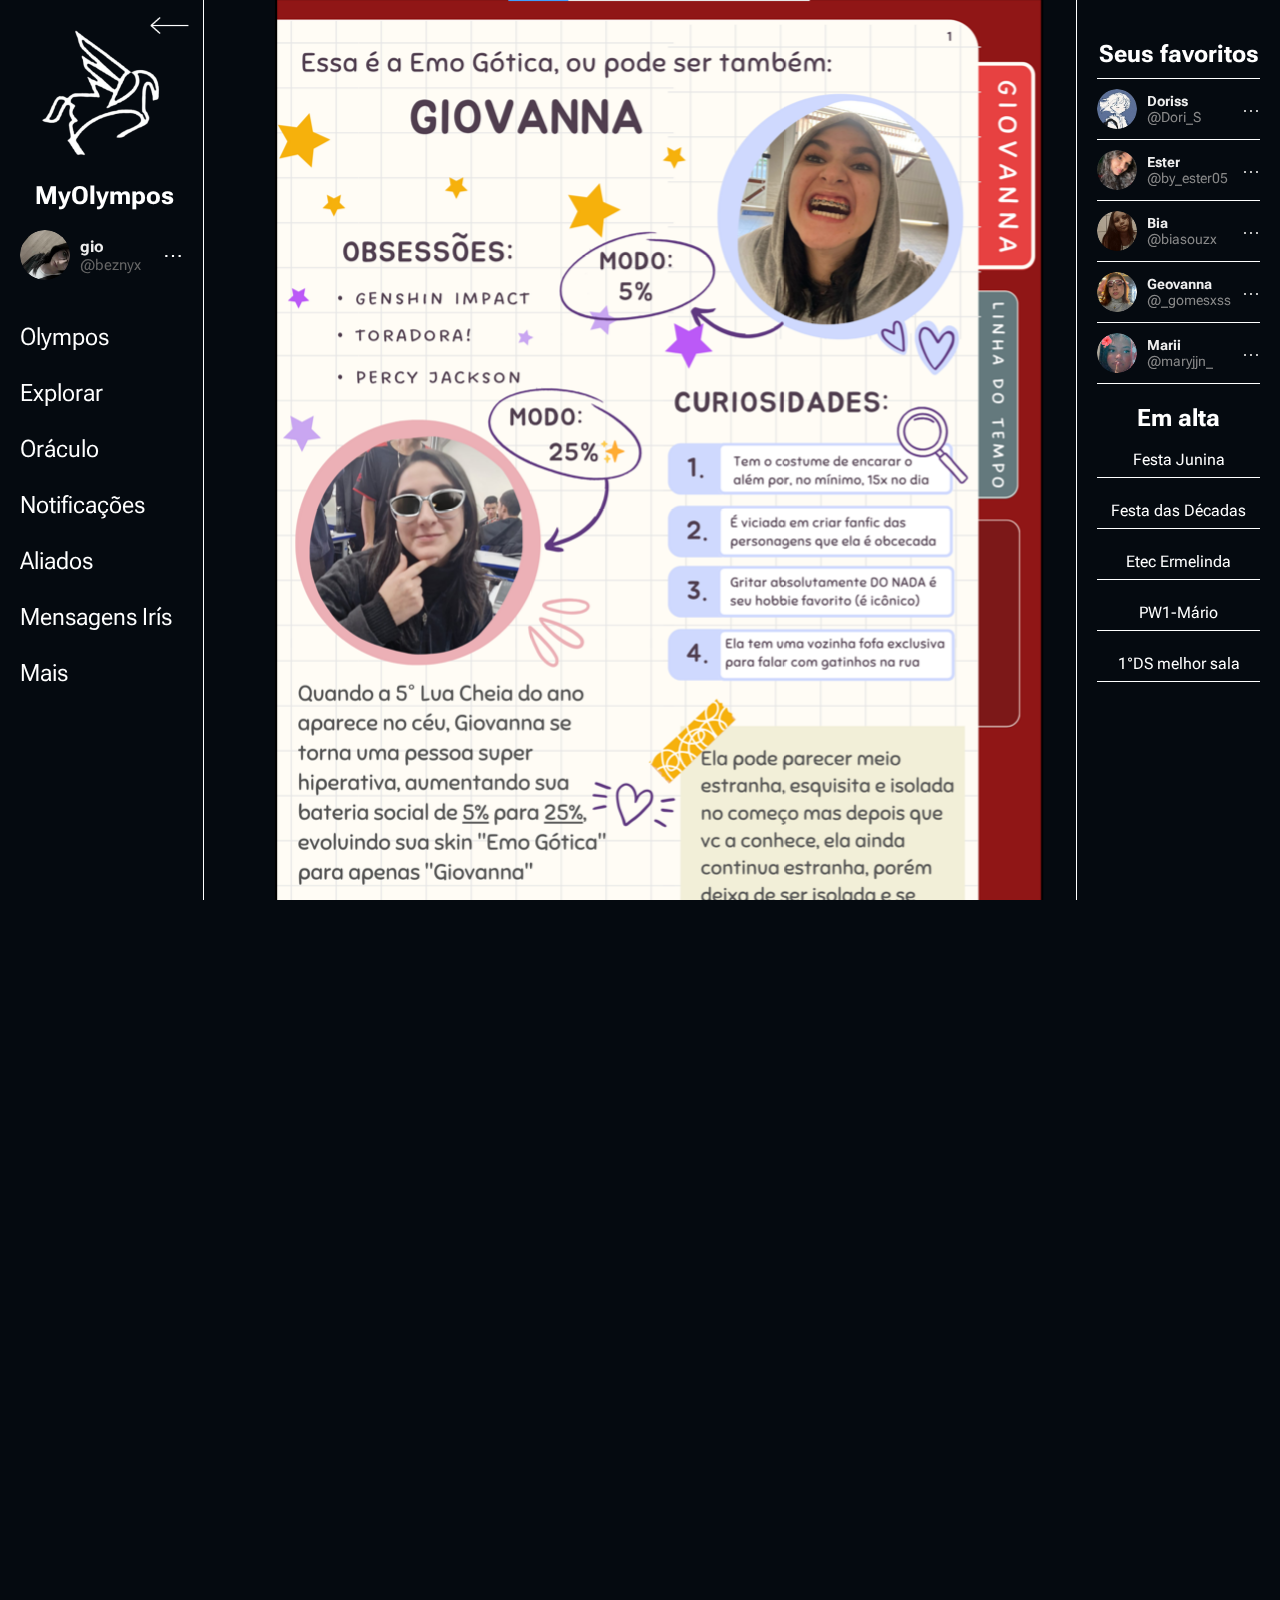
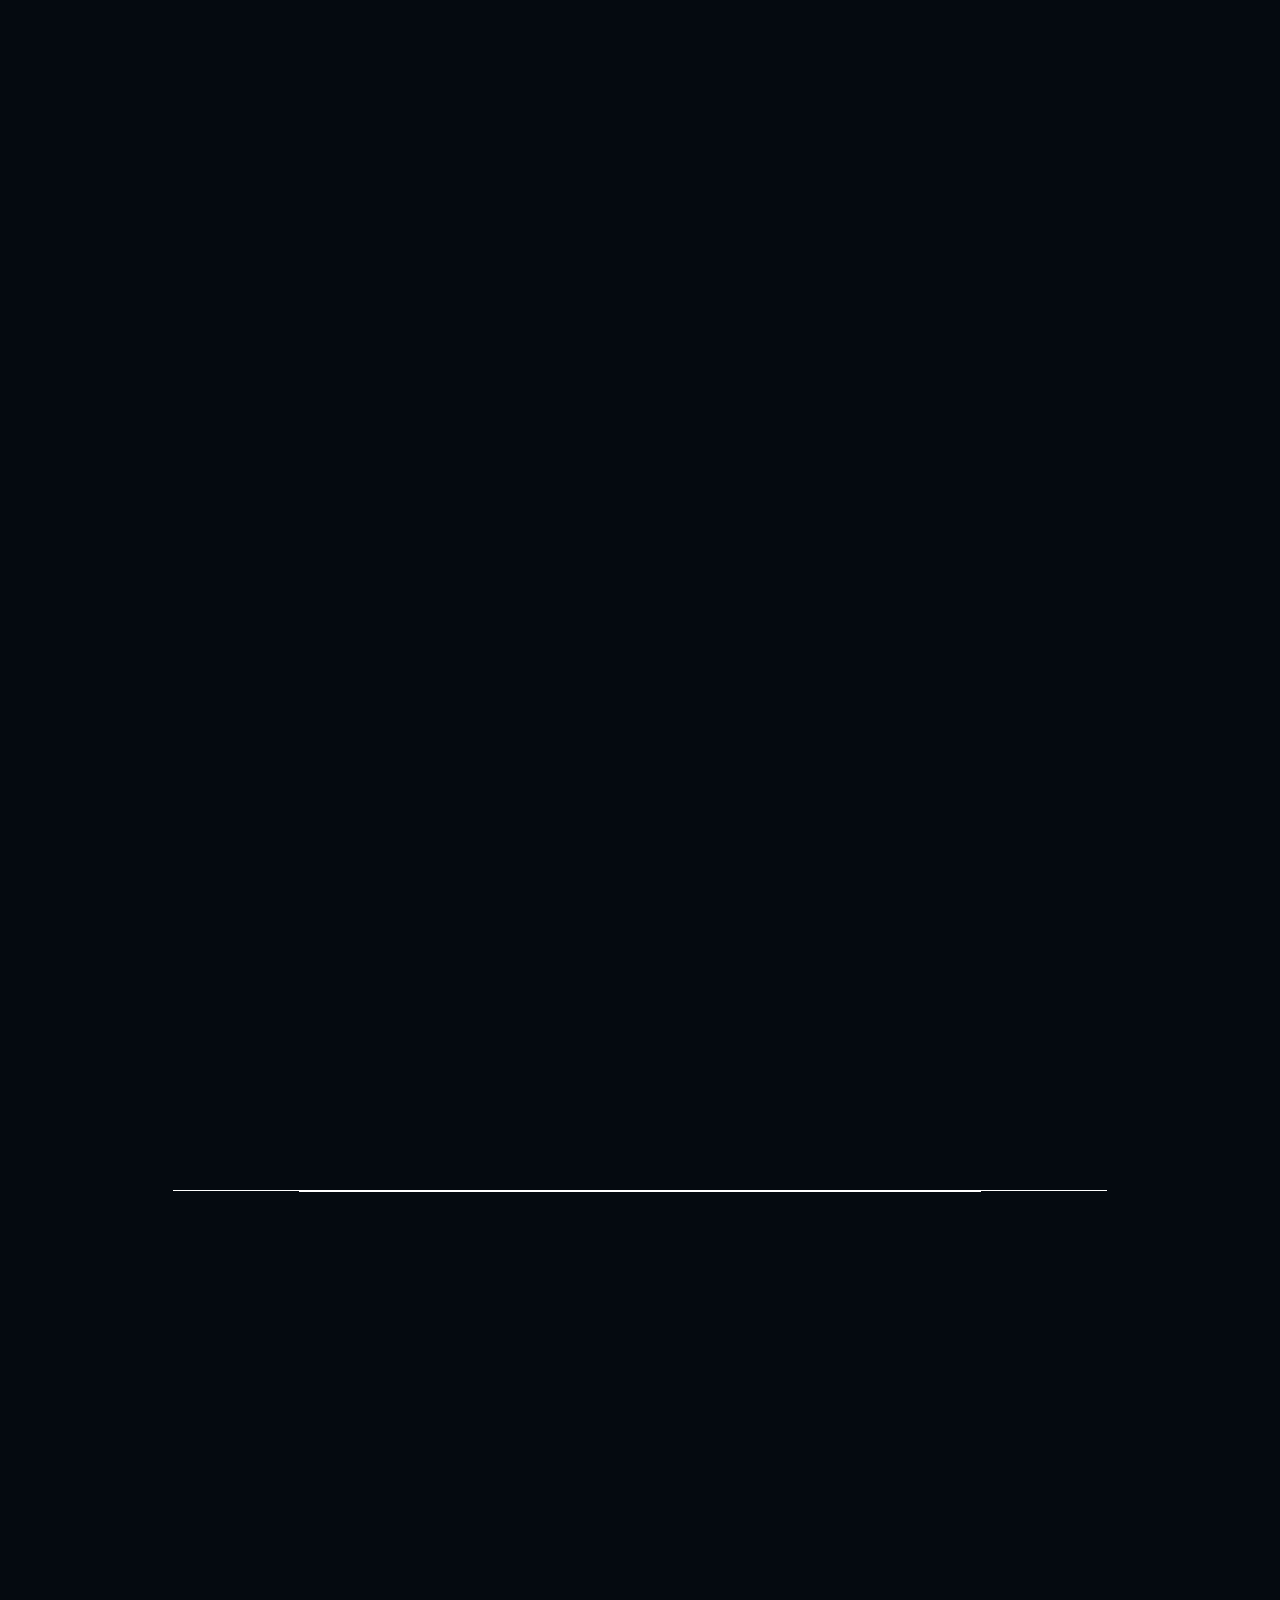
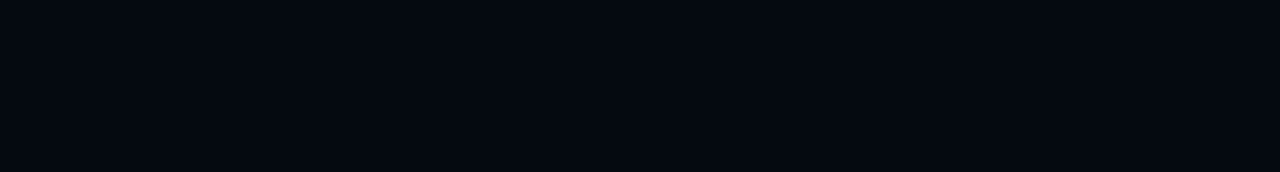
<file: giovanna.html>
<!DOCTYPE html>
<html lang="pt-BR">
<head>
  <meta charset="UTF-8">
  <meta name="viewport" content="width=device-width, initial-scale=1">
  <title>MyOlympos</title>
  <link rel="stylesheet" href="estilo.css">
  <link rel="shortcut icon" href="logo2.png" type="image/x-icon">
  <link rel="preconnect" href="https://fonts.googleapis.com">
<link rel="preconnect" href="https://fonts.gstatic.com" crossorigin>
<link href="https://fonts.googleapis.com/css2?family=Questrial&family=Roboto+Flex:opsz,wght@8..144,100..1000&display=swap" rel="stylesheet">
</head>
<body>

  <!-- Sidebar esquerda -->
  <div class="sidebar-left">
    <a href="index.html"><img src="logo-olimpus.png" alt="Logo MyOlympos" class="logo-sidebar"></a>
    <h1>MyOlympos</h1>
  <div class="seta-voltar">
    <a href="index.html"><img src="seta-direita.png" alt=""></a>
  </div>
    
    <!-- Perfil principal -->
    <div class="perfil-principal">
      <img src="gio-perfil.png" alt="Seu Perfil">
      <div class="info">
        <div class="nome">gio</div>
        <div class="arroba">@beznyx</div>
      </div>
      <div class="mais">⋯</div>
    </div>

    <!-- Navegação -->
    <nav>
      <a href="#"> Olympos </a>
      <a href="#"> Explorar </a>
      <a href="#"> Oráculo </a>
      <a href="#">Notificações</a>
      <a href="#"> Aliados </a>
      <a href="#">Mensagens Irís</a>
      <a href="#">Mais</a>
    </nav>
  </div>

  <!-- Sidebar direita -->
  <div class="sidebar-right">
    <h2>Seus favoritos</h2>
    <div class="perfil-sugestoes">
      <div class="item primeiro-item">
        <img src="doris-perfil.png" alt="Perfil 1">
        <div class="info">
          <div class="nome">Doriss</div>
          <div class="arroba">@Dori_S</div>
        </div>
        <div class="mais">⋯</div>
      </div>
      <div class="item">
        <img src="ester-perfil.png" alt="Perfil 2">
        <div class="info">
          <div class="nome">Ester</div>
          <div class="arroba">@by_ester05</div>
        </div>
        <div class="mais">⋯</div>
      </div>
      <div class="item">
        <img src="beatriz-perfil.png" alt="Perfil 3">
        <div class="info">
          <div class="nome">Bia</div>
          <div class="arroba">@biasouzx</div>
        </div>
        <div class="mais">⋯</div>
      </div>
      <div class="item">
        <img src="geovanna_perfil.png" alt="Perfil 4">
        <div class="info">
          <div class="nome">Geovanna</div>
          <div class="arroba">@_gomesxss</div>
        </div>
        <div class="mais">⋯</div>
      </div>
      <div class="item">
        <img src="mariane-perfil.png" alt="Perfil 5">
        <div class="info">
          <div class="nome">Marii</div>
          <div class="arroba">@maryjjn_</div>
        </div>
        <div class="mais">⋯</div>
      </div>
    </div>

    <h2>Em alta</h2>
    <div class="noticias">
      <div class="item-noticia"> Festa Junina </div>
      <div class="item-noticia"> Festa das Décadas </div>
      <div class="item-noticia"> Etec Ermelinda </div>
      <div class="item-noticia"> PW1-Mário </div>
      <div class="item-noticia"> 1°DS melhor sala </div>
    </div>
  </div>

  <!-- Conteúdo central -->
  <div class="container">

    <!-- Linha horizontal para divisão (não invade sidebars) -->
    <div class="linha-total"></div>
    </div>
    <div class="gi-destaque2">
      <img src="gi-destaque.png" alt="">
    </div>
    <div class="gi-destaque2">
      <img src="gi-destaque2.png" alt="">
    </div>
    <div class="gi-destaque3">
      <img src="gi-destaque3.png" alt="">
    </div>
    <div class="linha-destaque"><hr></div>
</file>
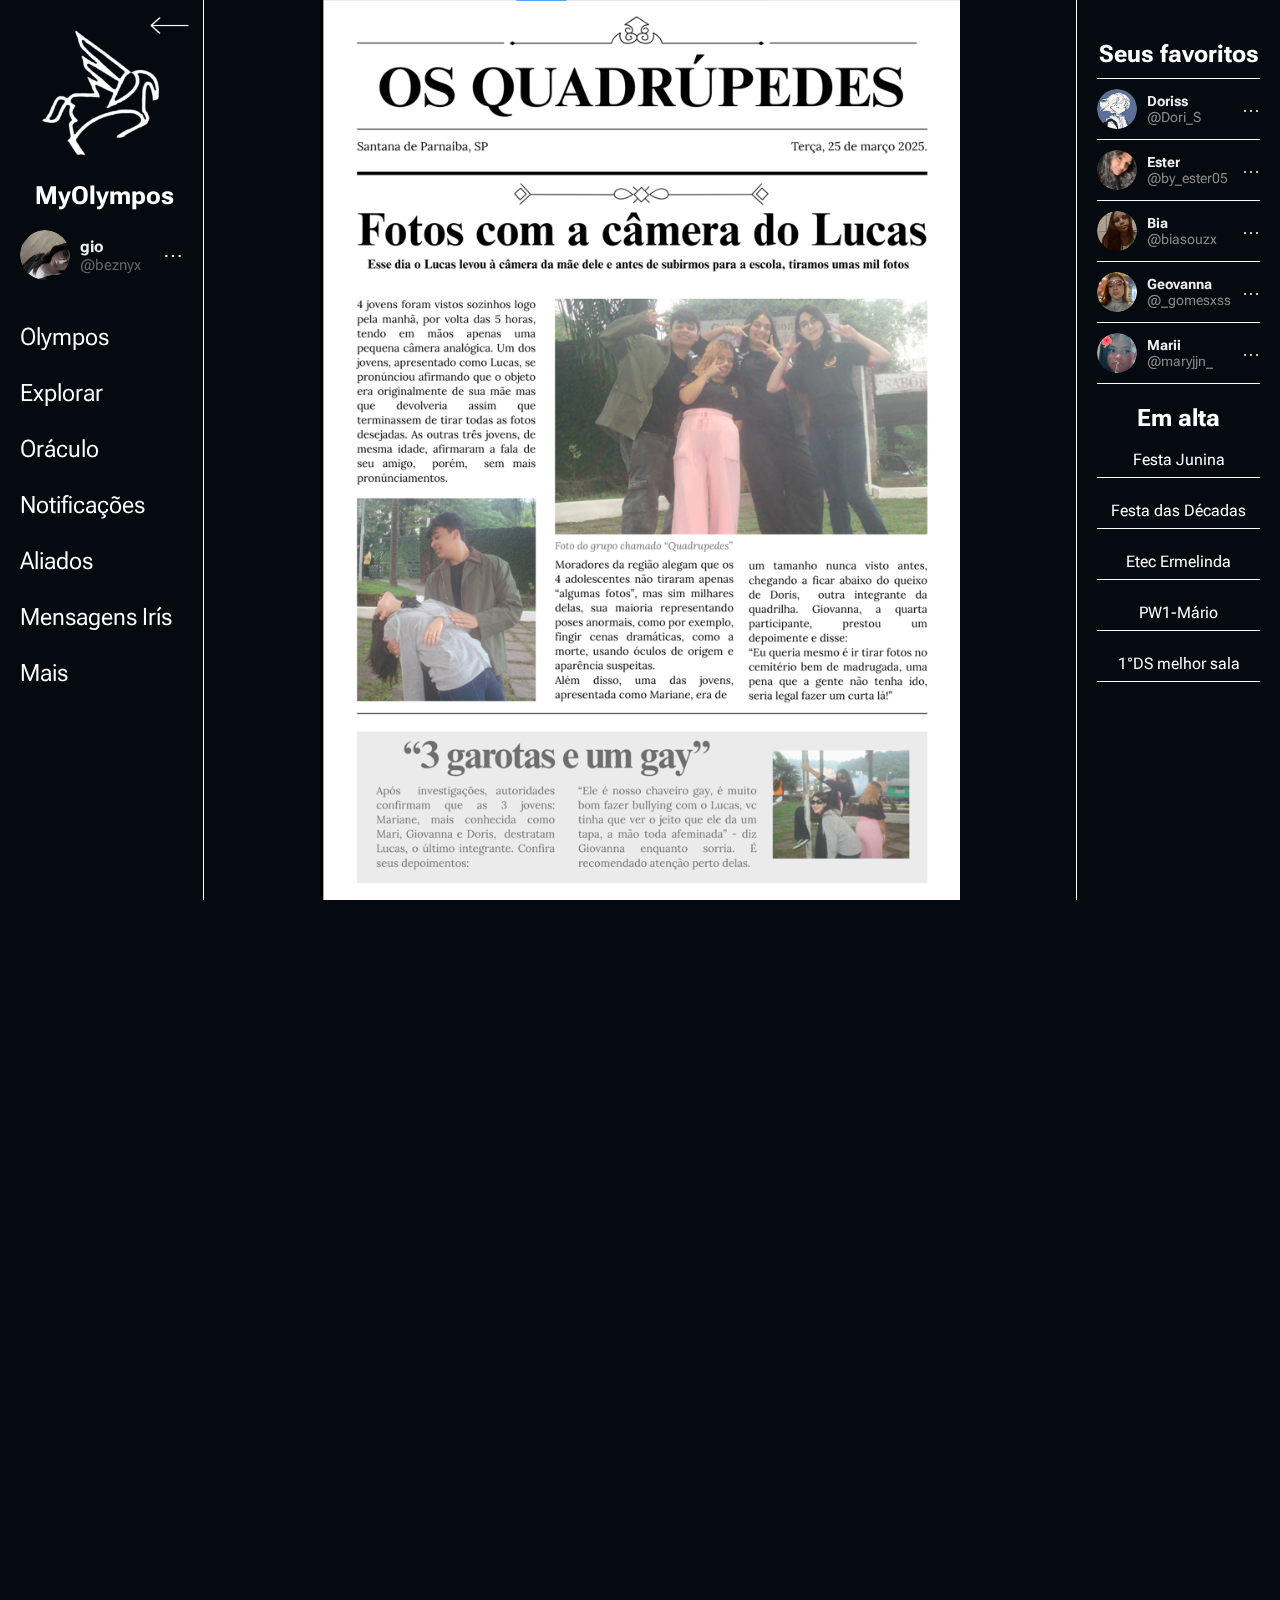
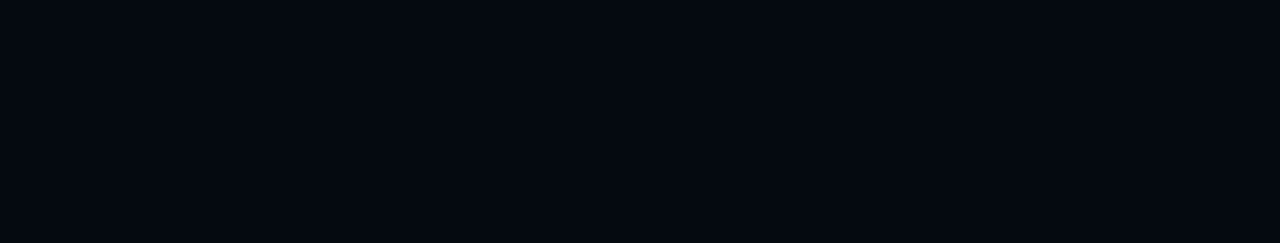
<file: quadrupedes.html>
<!DOCTYPE html>
<html lang="pt-BR">
<head>
  <meta charset="UTF-8">
  <meta name="viewport" content="width=device-width, initial-scale=1">
  <title>MyOlympos</title>
  <link rel="stylesheet" href="estilo.css">
  <link rel="shortcut icon" href="img/logo2.png" type="x-icon">
  <link rel="preconnect" href="https://fonts.googleapis.com">
<link rel="preconnect" href="https://fonts.gstatic.com" crossorigin>
<link href="https://fonts.googleapis.com/css2?family=Questrial&family=Roboto+Flex:opsz,wght@8..144,100..1000&display=swap" rel="stylesheet">
</head>
<body>

  <!-- Sidebar esquerda -->
  <div class="sidebar-left">
    <a href="index.html"><img src="logo-olimpus.png" alt="Logo MyOlympos" class="logo-sidebar"></a>
    <h1>MyOlympos</h1>
  <div class="seta-voltar">
    <a href="index.html"><img src="seta-direita.png" alt=""></a>
  </div>
    
    <!-- Perfil principal -->
    <div class="perfil-principal">
      <img src="gio-perfil.png" alt="Seu Perfil">
      <div class="info">
        <div class="nome">gio</div>
        <div class="arroba">@beznyx</div>
      </div>
      <div class="mais">⋯</div>
    </div>

    <!-- Navegação -->
    <nav>
      <a href="#"> Olympos </a>
      <a href="#"> Explorar </a>
      <a href="#"> Oráculo </a>
      <a href="#">Notificações</a>
      <a href="#"> Aliados </a>
      <a href="#">Mensagens Irís</a>
      <a href="#">Mais</a>
    </nav>
  </div>

  <!-- Sidebar direita -->
  <div class="sidebar-right">
    <h2>Seus favoritos</h2>
    <div class="perfil-sugestoes">
      <div class="item primeiro-item">
        <img src="doris-perfil.png" alt="Perfil 1">
        <div class="info">
          <div class="nome">Doriss</div>
          <div class="arroba">@Dori_S</div>
        </div>
        <div class="mais">⋯</div>
      </div>
      <div class="item">
        <img src="ester-perfil.png" alt="Perfil 2">
        <div class="info">
          <div class="nome">Ester</div>
          <div class="arroba">@by_ester05</div>
        </div>
        <div class="mais">⋯</div>
      </div>
      <div class="item">
        <img src="beatriz-perfil.png" alt="Perfil 3">
        <div class="info">
          <div class="nome">Bia</div>
          <div class="arroba">@biasouzx</div>
        </div>
        <div class="mais">⋯</div>
      </div>
      <div class="item">
        <img src="geovanna_perfil.png" alt="Perfil 4">
        <div class="info">
          <div class="nome">Geovanna</div>
          <div class="arroba">@_gomesxss</div>
        </div>
        <div class="mais">⋯</div>
      </div>
      <div class="item">
        <img src="mariane-perfil.png" alt="Perfil 5">
        <div class="info">
          <div class="nome">Marii</div>
          <div class="arroba">@maryjjn_</div>
        </div>
        <div class="mais">⋯</div>
      </div>
    </div>

    <h2>Em alta</h2>
    <div class="noticias">
      <div class="item-noticia"> Festa Junina </div>
      <div class="item-noticia"> Festa das Décadas </div>
      <div class="item-noticia"> Etec Ermelinda </div>
      <div class="item-noticia"> PW1-Mário </div>
      <div class="item-noticia"> 1°DS melhor sala </div>
    </div>
  </div>

  <!-- Conteúdo central -->
  <div class="container">

    <!-- Linha horizontal para divisão (não invade sidebars) -->
    <div class="linha-total"></div>
    </div>
    <div class="quadrupedes-destaque">
        <img src="quadrupedes-destaque.png" alt="">
    </div>
    <div class="quadrupedes-destaque2">
        <img src="quadrupedes-destaque2.png" alt="">
    </div>
</file>
<file: estilo.css>
* {
  margin: 0; /* remove a margem padrão */
  padding: 0; /* remove o padding padrão */
  box-sizing: border-box; /* inclui padding e borda dentro do tamanho total do elemento */
}

/* Define que html e body ocupam 100% da largura e altura da tela */
html, body {
  width: 100%;
  height: 100%;
  overflow-x: hidden; /* impede que a página tenha scroll horizontal */
}

/* Estilo geral do corpo do site */
body {
  font-family: 'Roboto Flex', sans-serif; /* fonte principal */
  color: white; /* cor do texto */
  background: #050A10; /* cor de fundo escura */
}

/* -------- SIDEBAR ESQUERDA -------- */
.sidebar-left {
  position: fixed; /* fixa no canto da tela */
  top: 0;
  left: 0;
  width: 204px; /* largura fixa */
  height: 100vh; /* ocupa toda a altura da tela */
  padding: 20px;
  border-right: 1px solid #ffffff; /* linha separadora à direita */
}

.seta-voltar img{
  z-index: 2;
  position: fixed;
  position: absolute; /* posiciona a seta no topo da sidebar */
  top: 3px;
  left: 147px;
  width: 45px; /* largura da seta */
  height: auto; /* altura automática para manter a proporção */
  cursor: pointer; /* muda o cursor para indicar que é clicável */
}

.logo-sidebar {
  width: 150px; /* largura do logo */
  height: auto;
  display: block;
  margin: 0 auto 10px; /* centraliza horizontalmente */
}

.sidebar-left h1 {
  margin-bottom: 5px;
  margin-top: 0;
  font-size: 25px;
  margin-left: 15px;
}

/* Perfil exibido na sidebar esquerda */
.perfil-principal {
  display: flex; /* deixa o conteúdo lado a lado */
  align-items: center; /* alinha verticalmente */
  gap: 10px; /* espaço entre os itens */
  padding: 15px 0;
  font-size: 16px;
  color: #ffffff;
}

/* Foto do perfil */
.perfil-principal img {
  width: 50px;
  height: 50px;
  border-radius: 50%; /* deixa a imagem redonda */
  object-fit: cover; /* imagem cobre a área sem distorcer */
}

/* Informações do perfil */
.perfil-principal .info {
  flex: 1; /* ocupa o espaço disponível */
}

.perfil-principal .nome {
  font-weight: bold;
  font-size: 16px;
  color: #eee;
}

.perfil-principal .arroba {
  font-size: 15px;
  color: #656565;
}

.perfil-principal .mais {
  font-size: 20px;
  color: #ffffff;
  cursor: pointer; /* vira uma "mãozinha" ao passar o mouse */
}

/* Links de navegação na sidebar esquerda */
.sidebar-left nav a {
  display: block;
  color: #ffffff;
  text-decoration: none; /* sem sublinhado */
  margin: 28px 0; /* espaçamento entre links */
  font-size: 24px;
}

/* -------- SIDEBAR DIREITA -------- */
.sidebar-right {
  position: fixed; /* fixa no canto direito */
  top: 0;
  right: 0;
  width: 204px;
  height: 100vh;
  padding: 20px;
  border-left: 1px solid #ffffff; /* linha separadora à esquerda */
}

.sidebar-right h2 {
  margin-top: 20px;
  margin-bottom: 10px;
  font-size: 24px;
  text-align: center;
}

.sidebar-right .item-noticia {
  margin-top: 10px;
  padding: 8px 0;
  border-bottom: 1px solid #ffffff;
  font-size: 16px;
  color: #ffffff;
  text-align: center;
  margin-bottom: 15px; /* espaçamento extra entre as notícias */
}

/* Cada item da sidebar direita */
.sidebar-right .item {
  display: flex;
  align-items: center;
  gap: 10px;
  padding: 10px 0;
  border-bottom: 1px solid #ffffff;
  font-size: 15px;
  color: #ccc;
}

.primeiro-item {
  border-top: 1px solid #ffffff;
  padding-top: 10px; /* ajuste o espaço se quiser */
}


/* Mesmo estilo para a classe .item (provavelmente para outras listas) */
.item {
  display: flex;
  align-items: center;
  gap: 10px;
  padding: 10px 0;
  width: 100%;
  border-bottom: 1px solid #ffffff;
  font-size: 15px;
  color: #ccc;
}

/* Imagem de cada item */
.item img {
  width: 40px;
  height: 40px;
  border-radius: 50%;
  object-fit: cover;
}

/* Info de cada item */
.item .info {
  flex: 1;
}

.item .nome {
  font-weight: bold;
  font-size: 14px;
  color: #eee;
}

.item .arroba {
  font-size: 14px;
  color: #888;
}

.item .mais {
  font-size: 18px;
  color: #ccc;
  cursor: pointer;
}

/* Bloco de notícias na sidebar direita */
.noticias {
  margin-top: 10px;
}

.item-noticia {
  padding: 8px 0;
  border-bottom: 1px solid #ffffff;
  font-size: 16px;
  color: #ffffff;
  text-align: center;
}

/*FAIXA CINZA EM CIMA DA FOTO DE PERFIL*/
.faixa-cinza {
  position: relative;
  display: flex;
  top: 0;
  flex-direction: row;
  margin-left: 13.4%;
  width: 73.2%;
  height: 18%; /* altura da faixa */
  background-color: #605858; /* cor cinza com transparência */
}

/*FOTO GRANDONA DE PERFIL DA GIOVANNA*/
.perfil-foto img{
  position: absolute; /* posiciona a foto em relação ao pai */
  z-index: 1; /* garante que a foto fique acima da faixa cinza */
  top: 8.5%;
  left: 17.5%;
  width: 12%; /* largura da foto */
  height: 24%; /* altura da foto */
}

/* NOME DE USUÁRIO E ARROBA DA GIOVANNA*/
.nome-usuario {
  position: absolute; /* posiciona o texto em relação ao pai */
  z-index: 2; /* garante que o texto fique acima da foto */
  top: 20%;
  left: 30.8%;
  font-size: 190%; /* tamanho do texto */
  color: #ffffff; /* cor do texto */
  letter-spacing: 5.5px;
}

.ponto {
  position: absolute; /* posiciona o texto em relação ao pai */
  z-index: 2; /* garante que o texto fique acima da foto */
  top: 19%;
  left: 35%;
  font-size: 190%; /* tamanho do texto */
  color: #888; /* cor do texto */
}

.arroba-usuario {
  position: absolute; /* posiciona o texto em relação ao pai */
  z-index: 2; /* garante que o texto fique acima da foto */
  top: 21%;
  left: 36.4%;
  font-size: 120%; /* tamanho do texto */
  color: #888; /* cor do texto */
  letter-spacing: 5.5px;
}

/* BLOCO DE ALIADOS E ENVIAR MENSAGEM IRIS*/
.aliados {
  position: absolute; /* posiciona o texto em relação ao pai */
  z-index: 2; /* garante que o texto fique acima da foto */
  top: 21%;
  left: 58.2%;
  font-size: 100%; /* tamanho do texto */
  letter-spacing: 2px;
}

.aliados-bloco {
  position: absolute; /* posiciona o texto em relação ao pai */
  top: 20.3%;
  left: 56.6%;
  height: 4%;
  width: 7.5%;
  border-radius: 6.5px;
  background-color: #2B3034;
}

.enviar-mensagem{
   position: absolute; /* posiciona o texto em relação ao pai */
  z-index: 2; /* garante que o texto fique acima da foto */
  top: 21%;
  left: 69.4%;
  font-size: 100%; /* tamanho do texto */
  letter-spacing: 1.5px;
}

.enviar-mensagem-bloco {
  position: absolute; /* posiciona o texto em relação ao pai */
  top: 20.3%;
  left: 67.7%;
  height: 4%;
  width: 15.4%;
  border-radius: 6.5px;
  background-color: #2B3034;
}

/*NÚMERO DE  POSTS, ALIADOS E ESCOLHIDOS*/
.numero-posts {
  position: absolute; /* posiciona o texto em relação ao pai */
  top: 42.5%;
  left: 25%;
  font-size: 133%; /* tamanho do texto */
  color: #ffffff; /* cor do texto */
}

.posts{
  position: absolute; /* posiciona o texto em relação ao pai */
  top: 43%;
  left: 26.7%;
  font-size: 98%; /* tamanho do texto */
  color: #5C5959; /* cor do texto */
  letter-spacing: 3px;
}

.numero-aliados {
  position: absolute; /* posiciona o texto em relação ao pai */
  top: 42.5%;
  left: 44.5%;
  font-size: 125%; /* tamanho do texto */
  color: #ffffff; /* cor do texto */
}

.aliados2 {
  position: absolute; /* posiciona o texto em relação ao pai */
  top: 43%;
  left: 47.8%;
  font-size: 98%; /* tamanho do texto */
  color: #5C5959; /* cor do texto */
  letter-spacing: 3px;
} 

.numero-escolhidos {
  position: absolute; /* posiciona o texto em relação ao pai */
  top: 42.5%;
  left: 65%;
  font-size: 125%; /* tamanho do texto */
  color: #ffffff; /* cor do texto */
}

.escolhidos {
  position: absolute; /* posiciona o texto em relação ao pai */
  top: 43%;
  left: 68%;
  font-size: 98%; /* tamanho do texto */
  color: #5C5959; /* cor do texto */
  letter-spacing: 3px;
}

/*BIOGRAFIA E DEMAIS INFORMAÇÕES*/
.profecia {
  position: absolute; /* posiciona o texto em relação ao pai */
  top: 56.5%;
  left: 19.5%;
  font-size: 160%; /* tamanho do texto */
  color: #ffffff; /* cor do texto */
  letter-spacing: 6.5px;
}
#texto-profecia {
  position: absolute; /* posiciona o texto em relação ao pai */
  top: 62%;
  left: 19.5%;
  width: 60%; /* largura do texto */
  font-size: 100%; /* tamanho do texto */
  color: #706F6F; /* cor do texto */
  letter-spacing: 3px;
}

.portal-mundo {
  position: absolute; /* posiciona o texto em relação ao pai */
  top: 70%;
  left: 19.5%;
  font-size: 160%; /* tamanho do texto */
  color: #ffffff; /* cor do texto */
  letter-spacing: 6.5px;
}
#link-portal {
  position: absolute; /* posiciona o texto em relação ao pai */
  top: 75%;
  left: 19.5%;
  width: 60%; /* largura do texto */
  font-size: 100%; /* tamanho do texto */
  color: #9A9999; /* cor do texto */
  letter-spacing: 3px;
}

.favorito-afrodite {
  position: absolute; /* posiciona o texto em relação ao pai */
  top: 82%;
  left: 19.5%;
  font-size: 160%; /* tamanho do texto */
  color: #ffffff; /* cor do texto */
  letter-spacing: 6.5px;
}
#favorito{
  position: absolute; /* posiciona o texto em relação ao pai */
  top: 87.3%;
  left: 19.5%;
  width: 60%; /* largura do texto */
  font-size: 100%; /* tamanho do texto */
  color: #9A9999; /* cor do texto */
  letter-spacing: 3px;
}

.bencao {
  position: absolute; /* posiciona o texto em relação ao pai */
  top: 95%;
  left: 19.5%;
  font-size: 160%; /* tamanho do texto */
  color: #ffffff; /* cor do texto */
  letter-spacing: 6.5px;
}
#nome-bencao {
  position: absolute; /* posiciona o texto em relação ao pai */
  top: 100%;
  left: 19.5%;
  width: 60%; /* largura do texto */
  font-size: 100%; /* tamanho do texto */
  color: #9A9999; /* cor do texto */
  letter-spacing: 3px;
}

.maldicao {
  position: absolute; /* posiciona o texto em relação ao pai */
  top: 108%;
  left: 19.5%;
  font-size: 160%; /* tamanho do texto */
  color: #ffffff; /* cor do texto */
  letter-spacing: 6.5px;
}
#nome-maldicao {
  position: absolute; /* posiciona o texto em relação ao pai */
  top: 113.3%;
  left: 19.5%;
  width: 60%; /* largura do texto */
  font-size: 100%; /* tamanho do texto */
  color: #9A9999; /* cor do texto */
  letter-spacing: 3px;
}

.templo-base {
  position: absolute; /* posiciona o texto em relação ao pai */
  top: 120.5%;
  left: 19.5%;
  font-size: 160%; /* tamanho do texto */
  color: #ffffff; /* cor do texto */
  letter-spacing: 6.5px;
}
#templo-local{
  position: absolute; /* posiciona o texto em relação ao pai */
  top: 126%;
  left: 19.5%;
  width: 60%; /* largura do texto */
  font-size: 100%; /* tamanho do texto */
  color: #9A9999; /* cor do texto */
  letter-spacing: 3px;
}

/*GAMBIARRA PARA COLOCAR OS PONTOS GRANDES*/
.ponto-branco img{
  position: absolute; /* posiciona o texto em relação ao pai */
  top: 57.7%;
  z-index: 2;
  left: 17.95%;
  width: 0.65%; /* largura do tridente */
  height: 1.3%; /* altura automática para manter a proporção */
}
.ponto-branco2 img{
  position: absolute; /* posiciona o texto em relação ao pai */
  top: 71.3%;
  z-index: 2;
  left: 17.95%;
  width: 0.65%; /* largura do tridente */
  height: 1.3%; /* altura automática para manter a proporção */
}
.ponto-branco3 img{
 position: absolute; /* posiciona o texto em relação ao pai */
  top: 83.3%;
  z-index: 2;
  left: 17.95%;
  width: 0.65%; /* largura do tridente */
  height: 1.3%; /* altura automática para manter a proporção */
}
.ponto-branco4 img{
  position: absolute; /* posiciona o texto em relação ao pai */
  top: 96.3%;
  z-index: 2;
  left: 17.95%;
  width: 0.65%; /* largura do tridente */
  height: 1.3%; /* altura automática para manter a proporção */
}
.ponto-branco5 img{
  position: absolute; /* posiciona o texto em relação ao pai */
  top: 109.3%;
  z-index: 2;
  left: 17.95%;
  width: 0.65%; /* largura do tridente */
  height: 1.3%; /* altura automática para manter a proporção */
}
.ponto-branco6 img{
  position: absolute; /* posiciona o texto em relação ao pai */
  top: 58.5%;
  z-index: 2;
  left: 64%;
  width: 0.55%; /* largura do tridente */
  height: 1.1%; /* altura automática para manter a proporção */
}
.ponto-branco7 img{
  position: absolute; /* posiciona o texto em relação ao pai */
  top: 122%;
  z-index: 2;
  left: 17.95%;
  width: 0.65%; /* largura do tridente */
  height: 1.3%; /* altura automática para manter a proporção */
}

/*MÚSICA "HELLO?" DA CLAIRO*/
.musica {
  position: absolute; /* posiciona o texto em relação ao pai */
  top: 57.5%;
  left: 65.5%;
  font-size: 130%; /* tamanho do texto */
  color: #ffffff; /* cor do texto */
  letter-spacing: 4px;
}
.imagem-musica img{
  position: absolute; /* posiciona a imagem em relação ao pai */
  top: 68%;
  left: 67%;
  border-radius: 10%;
  width: 10%; /* largura da imagem */
  height: auto; /* altura automática para manter a proporção */
}
.nome-musica {
  position: absolute; /* posiciona o texto em relação ao pai */
  top: 63%;
  left: 67%;
  font-size: 95%; /* tamanho do texto */
  color: #888; /* cor do texto */
  letter-spacing: 4px;
}
.codigo-spotify img{
  position: absolute; /* posiciona o texto em relação ao pai */
  top: 90%;
  left: 67%;
  border-radius: 9px;
  height: 4.75%; /* altura da imagem */
  width: 10%; /* largura da imagem */ 
  color: #9A9999; /* cor do texto */
  letter-spacing: 3px;
}
.clique-confira {
  position: absolute; /* posiciona o texto em relação ao pai */
  top: 95.8%;
  left: 67.5%;
  font-size: 80%; /* tamanho do texto */
  color: #5C5959; /* cor do texto */
  letter-spacing: 3px;
} 

/*DESTAQUES*/
/*destaque giovanna*/
.destaque-giovanna img{
  position: absolute; /* posiciona o texto em relação ao pai */
  top: 135%;
  left: 29%;
  height: 10%;
  width: 5%;
  z-index: 2;
  border: #ffffff solid 2.5px; /* borda cinza */
  border-radius: 52px; /* borda arredondada */
  color: #ffffff; /* cor do texto */
  letter-spacing: 4px;
}
#destaque-gio-texto {
  position: absolute; /* posiciona o texto em relação ao pai */
  top: 145.8%;
  left: 28%;
  font-size: 95%; /* tamanho do texto */
  color: #ffffff; /* cor do texto */
  letter-spacing: 2.5px;
}

/*destaque quadrupedes*/
.destaque-quadrupedes img{
  position: absolute; /* posiciona o texto em relação ao pai */
  top: 135%;
  left: 45%;
  height: 10%;
  width: 5%;
  z-index: 2;
  border: #ffffff solid 2.5px; /* borda cinza */
  border-radius: 52px; /* borda arredondada */
}
#destaque-quadrupedes-texto {
  position: absolute; /* posiciona o texto em relação ao pai */
  top: 145.8%;
  left: 44%;
  font-size: 95%; /* tamanho do texto */
  color: #ffffff; /* cor do texto */
  letter-spacing: 2.5px;
}

/*destaque abilolettes*/
.destaque-abilolettes img{
  position: absolute; /* posiciona o texto em relação ao pai */
  top: 135%;
  left: 63%;
  height: 10%;
  width: 5%;
  z-index: 2;
  border: #ffffff solid 2.5px; /* borda cinza */
  border-radius: 52px; /* borda arredondada */
}
#destaque-abilolettes-texto {
  position: absolute; /* posiciona o texto em relação ao pai */
  top: 145.8%;
  left: 62.7%;
  font-size: 95%; /* tamanho do texto */
  color: #ffffff; /* cor do texto */
  letter-spacing: 2.5px;
}

/*COMEÇO DAS POSTAGENS*/
hr {
  position: absolute; /* posiciona o texto em relação ao pai */
  top: 167%;
  left: 13.5%;
  width: 73%; /* largura do texto */
  border: none; /* remove a borda padrão */
  border-top: 1px solid #ffffff; /* linha branca */
}

.aba-posts {
  position: absolute; /* posiciona o texto em relação ao pai */
  top: 162%;
  left: 30%;
  font-size: 150%; /* tamanho do texto */
  color: #9A9999; /* cor do texto */
  letter-spacing: 4px;
}

.aba-respostas {
  position: absolute; /* posiciona o texto em relação ao pai */
  top: 162%;
  left: 44%;
  font-size: 150%; /* tamanho do texto */
  color: #9A9999; /* cor do texto */
  letter-spacing: 4px;
}

.aba-favoritos {
  position: absolute; /* posiciona o texto em relação ao pai */
  top: 162%;
  left: 62%;
  font-size: 150%; /* tamanho do texto */
  color: #9A9999; /* cor do texto */
  letter-spacing: 4px;
}

/* posts */
.perfil-posts img {
  position: absolute; /* posiciona a imagem em relação ao pai */
  top: 173%;
  left: 20%;
  height: 6.5%; /* altura da imagem */
  width: 3.25%; /* largura da imagem */
}
.usuario-post {
  position: absolute; /* posiciona o texto em relação ao pai */
  top: 174%;
  left: 24%;
  font-size: 144%; /* tamanho do texto */
  color: #ffffff; /* cor do texto */
}
.usuario-arroba {
  position: absolute; /* posiciona o texto em relação ao pai */
  top: 174.6%;
  left: 26.6%;
  font-size: 99%; /* tamanho do texto */
  color: #9A9999; /* cor do texto */
}
.percy-texto {
  position: absolute; /* posiciona o texto em relação ao pai */
  top: 180%;
  left: 23.5%;
  width: 60%; /* largura do texto */
  font-size: 100%; /* tamanho do texto */
  color: #9A9999; /* cor do texto */
  letter-spacing: 2px;
}

.imagem-percy img {
  position: absolute; /* posiciona a imagem em relação ao pai */
  top: 185%;
  left: 23.5%;
  width: 23%; /* largura da imagem */
  height: auto; /* altura automática para manter a proporção */
  border-radius: 7px;
}
.imagem-percy2 img {
  position: absolute; /* posiciona a imagem em relação ao pai */
  top: 185%;
  left: 48%;
  width: 23%; /* largura da imagem */
  height: auto; /* altura automática para manter a proporção */
  border-radius: 7px;
}
#linha-separadora {
  position: absolute; /* posiciona a linha em relação ao pai */
  top: 239%;
  left: 13.5%;
  width: 73%; /* largura da linha */
  border: none; /* remove a borda padrão */
  border-top: 1px solid #ffffff; /* linha branca */
}
/*curtidas e comentarios do post de percy jackson*/
.curtidas-jackson img{
  position: absolute; /* posiciona o texto em relação ao pai */
  top: 233%;
  left: 26%;
  width: 1.5%; /* largura da imagem */
  height: auto; /* altura automática para manter a proporção */
}
.comentario-jackson img{
  position: absolute; /* posiciona o texto em relação ao pai */
  top: 233%;
  left: 36%;
  width: 1.5%; /* largura da imagem */
  height: auto; /* altura automática para manter a proporção */
}
#curtidas-jack {
  position: absolute; /* posiciona o texto em relação ao pai */
  top: 233.2%;
  left: 28%;
  font-size: 100%; /* tamanho do texto */
  color: #9A9999; /* cor do texto */
}
#comentarios-jack {
  position: absolute; /* posiciona o texto em relação ao pai */
  top: 233%;
  left: 38%;
  font-size: 100%; /* tamanho do texto */
  color: #9A9999; /* cor do texto */
}
.compartilhar-jackson img {
  position: absolute; /* posiciona a imagem em relação ao pai */
  top: 233%;
  left: 46%;
  width: 1.5%; /* largura da imagem */
  height: auto; /* altura automática para manter a proporção */
}
.salvar-jackson img {
  position: absolute; /* posiciona a imagem em relação ao pai */
  top: 233%;
  left: 56%;
  width: 1.5%; /* largura da imagem */
  height: auto; /* altura automática para manter a proporção */
}
#compartilhar-jack {
  position: absolute; /* posiciona o texto em relação ao pai */
  top: 233.2%;
  left: 48%;
  font-size: 100%; /* tamanho do texto */
  color: #9A9999; /* cor do texto */
}
#salvar-jack {
  position: absolute; /* posiciona o texto em relação ao pai */
  top: 233%;
  left: 58%;
  font-size: 100%; /* tamanho do texto */
  color: #9A9999; /* cor do texto */
}
.tres-pontos-jackson img {
  position: absolute; /* posiciona a imagem em relação ao pai */
  top: 233%;
  left: 67%;
  width: 1.5%; /* largura da imagem */
  height: auto; /* altura automática para manter a proporção */
}
/*COMEÇO DOS POSTS DA SABRINA CARPENTER*/
.perfil-posts2 img {
  position: absolute; /* posiciona a imagem em relação ao pai */
  top: 245%;
  left: 21%;
  height: 6.5%; /* altura da imagem */
  width: 3.25%; /* largura da imagem */
}
.usuario-post2 {
  position: absolute; /* posiciona o texto em relação ao pai */
  top: 246%;
  left: 25%;
  font-size: 144%; /* tamanho do texto */
  color: #ffffff; /* cor do texto */
}
.usuario-arroba2 {
  position: absolute; /* posiciona o texto em relação ao pai */
  top: 246.6%;
  left: 27.5%;
  font-size: 99%; /* tamanho do texto */
  color: #9A9999; /* cor do texto */
}

.sabrina-brasil img{
  position: absolute; /* posiciona o texto em relação ao pai */
  top: 252%;
  left: 26%;
  width: 20%; /* largura da imagem */
  height: auto; /* altura automática para manter a proporção */
  border-radius: 8px;
}
.sabrina-brasil2 img{
  position: absolute; /* posiciona o texto em relação ao pai */
  top: 252%;
  left: 50%;
  width: 20%; /* largura da imagem */
  height: auto; /* altura automática para manter a proporção */
  border-radius: 8px;
}
.curtidas-sabrina img{
  position: absolute; /* posiciona o texto em relação ao pai */
  top: 309%;
  left: 26%;
  height: auto; /* altura do texto */
  width: 1.6%; /* largura do texto */
}
.comentario-sabrina img{
  position: absolute; /* posiciona o texto em relação ao pai */
  top: 309%;
  left: 36%;
  height: auto; /* altura do texto */
  width: 1.6%; /* largura do texto */
}
.compartilhar-sabrina img {
  position: absolute; /* posiciona o texto em relação ao pai */
  top: 309%;
  left: 46%;
  height: auto; /* altura do texto */
  width: 1.6%; /* largura do texto */
}
.salvar-sabrina img {
  position: absolute; /* posiciona o texto em relação ao pai */
  top: 309%;
  left: 56%;
  height: auto; /* altura do texto */
  width: 1.6%; /* largura do texto */
}
.tres-pontos-sabrina img {
  position: absolute; /* posiciona o texto em relação ao pai */
  top: 309%;
  left: 67%;
  height: auto; /* altura do texto */
  width: 1.6%; /* largura do texto */
}
#curtidas-bina {
  position: absolute; /* posiciona o texto em relação ao pai */
  top: 309.2%;
  left: 28%;
  font-size: 100%; /* tamanho do texto */
  color: #9A9999; /* cor do texto */
}
#comentarios-bina {
  position: absolute; /* posiciona o texto em relação ao pai */
  top: 309%;
  left: 38%;
  font-size: 100%; /* tamanho do texto */
  color: #9A9999; /* cor do texto */
}
#compartilhar-bina {
  position: absolute; /* posiciona o texto em relação ao pai */
  top: 309.2%;
  left: 48%;
  font-size: 100%; /* tamanho do texto */
  color: #9A9999; /* cor do texto */
}
#salvar-bina {
  position: absolute; /* posiciona o texto em relação ao pai */
  top: 309%;
  left: 58%;
  font-size: 100%; /* tamanho do texto */
  color: #9A9999; /* cor do texto */
}
#linha-separadora2 {
  position: absolute; /* posiciona a linha em relação ao pai */
  top: 326%;
  left: 13.5%;
  width: 73%; /* largura da linha */
  border: none; /* remove a borda padrão */
  border-top: 1px solid #ffffff; /* linha branca */
}
.texto-sabrina {
  position: absolute; /* posiciona o texto em relação ao pai */
  top: 317%;
  left: 25%;
  font-size: 100%; /* tamanho do texto */
  color: #9A9999; /* cor do texto */
}
.gi-destaque2 img {
  position: relative; /* posiciona a imagem em relação ao pai */
  top: 330%;
  left: 25%;
  width: 50%; /* largura da imagem */
  height: auto; /* altura automática para manter a proporção */
}
.linha-destaque {
  position: absolute; /* posiciona a linha em relação ao pai */
  top: 310%;
  left: 13.5%;
  width: 73%; /* largura da linha */
  border: none; /* remove a borda padrão */
  border-top: 1px solid #ffffff; /* linha branca */
}
.gi-destaque2 {
  top: 325%;
  left: 30%;
  width: 120%; /* largura da imagem */
  height: auto;
 margin-left: -8.5%;
 margin-bottom: 5%;
}
.gi-destaque3 img{
  top: 330%;
  left: 49%;
  width: 60%; /* largura da imagem */
  height: auto;
  margin-left: 22%;
}
.quadrupedes-destaque img {
  position: relative; /* posiciona a imagem em relação ao pai */
  top: 330%;
  left: 25%;
  width: 50%; /* largura da imagem */
  height: auto; /* altura automática para manter a proporção */
}
.quadrupedes-destaque2 img {
  top: 330%;
  left: 49%;
  width: 50%; /* largura da imagem */
  height: auto; /* altura automática para manter a proporção */
  margin-left: 25%;
  margin-top: 3%;
}
.abilolettes-destaque img {
  top: 330%;
  left: 25%;
  width: 50%; /* largura da imagem */
  height: auto; /* altura automática para manter a proporção */
  margin-left: 25%;
}
.abilolettes-destaque2 img {
  top: 330%;
  left: 49%;
  width: 50%; /* largura da imagem */
  height: auto; /* altura automática para manter a proporção */
  margin-left: 25%;
  margin-top: 3%;
}
</file>
